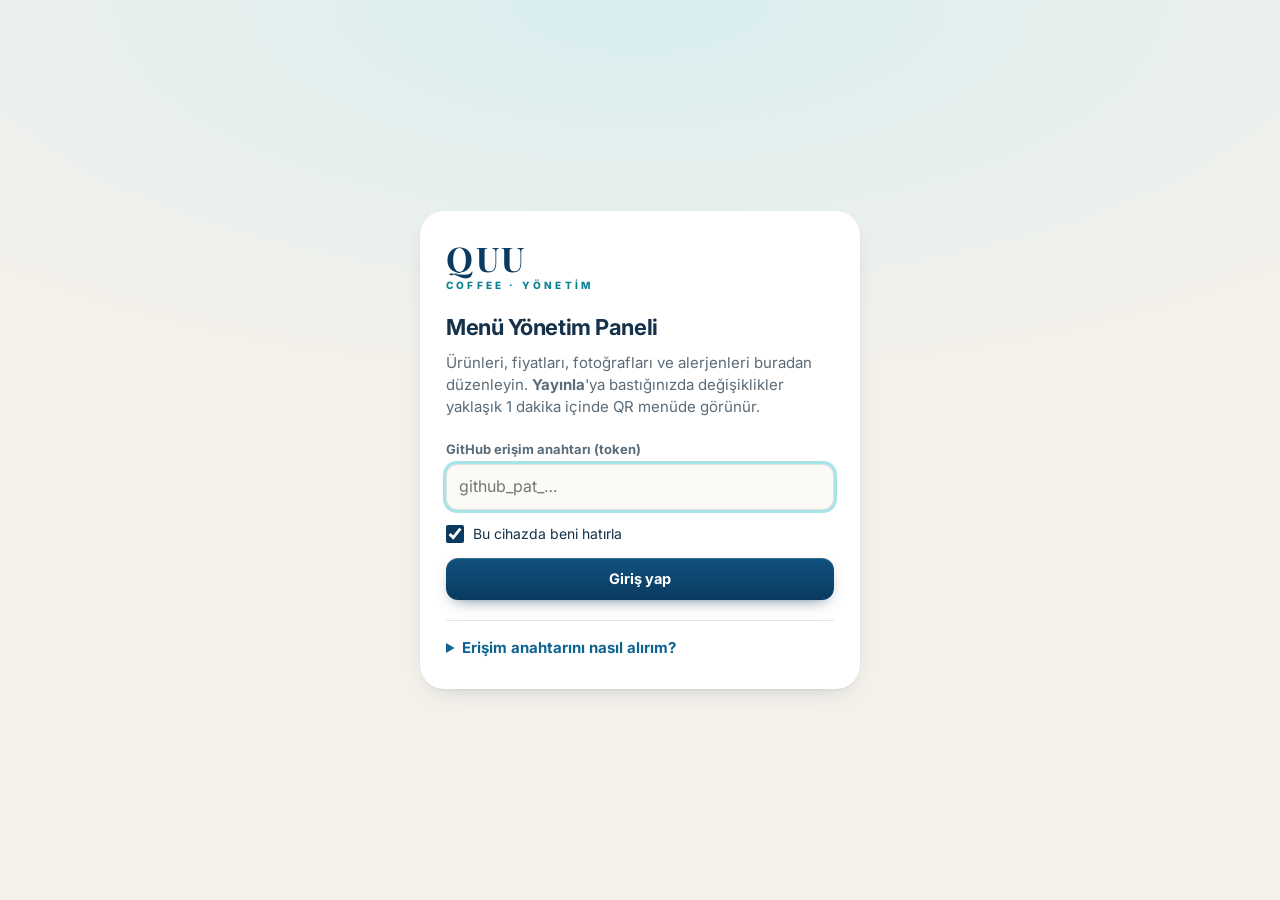
<file: admin/index.html>
<!DOCTYPE html>
<html lang="tr">
<head>
  <meta charset="UTF-8" />
  <meta name="viewport" content="width=device-width, initial-scale=1, viewport-fit=cover" />
  <meta name="robots" content="noindex, nofollow" />
  <meta name="theme-color" content="#0A3A5F" />
  <title>QUU Coffee — Yönetim Paneli</title>
  <link rel="preconnect" href="https://fonts.googleapis.com" />
  <link rel="preconnect" href="https://fonts.gstatic.com" crossorigin />
  <link href="https://fonts.googleapis.com/css2?family=Inter:wght@400;500;600;700;800&family=Playfair+Display:wght@600;700&display=swap" rel="stylesheet" />
  <link rel="stylesheet" href="admin.css" />
</head>
<body>

  <!-- ================= GİRİŞ ================= -->
  <section id="login" class="login" hidden>
    <div class="login-card">
      <div class="brand"><span class="brand-q">QUU</span><span class="brand-s">COFFEE · YÖNETİM</span></div>
      <h1>Menü Yönetim Paneli</h1>
      <p class="muted">Ürünleri, fiyatları, fotoğrafları ve alerjenleri buradan düzenleyin. <b>Yayınla</b>'ya bastığınızda değişiklikler yaklaşık 1 dakika içinde QR menüde görünür.</p>

      <form id="loginForm" autocomplete="off">
        <label class="field">
          <span class="field-l">GitHub erişim anahtarı (token)</span>
          <input type="password" id="tokenInput" placeholder="github_pat_…" required spellcheck="false" autocapitalize="off" />
        </label>
        <label class="check"><input type="checkbox" id="rememberInput" checked /> <span>Bu cihazda beni hatırla</span></label>
        <p class="form-err" id="loginErr" role="alert" hidden></p>
        <button class="btn btn-primary btn-block" type="submit" id="loginBtn">Giriş yap</button>
      </form>

      <details class="help">
        <summary>Erişim anahtarını nasıl alırım?</summary>
        <ol>
          <li><a href="https://github.com/settings/personal-access-tokens/new" target="_blank" rel="noopener">GitHub → Fine-grained token oluştur</a> sayfasını açın.</li>
          <li><b>Token name:</b> “QUU Menü Admin”, <b>Expiration:</b> istediğiniz süre.</li>
          <li><b>Repository access:</b> “Only select repositories” → <b id="repoName">quu-menu</b>.</li>
          <li><b>Permissions → Repository permissions → Contents:</b> “Read and write”.</li>
          <li><b>Generate token</b>'a basın, çıkan anahtarı kopyalayıp yukarıya yapıştırın.</li>
        </ol>
        <p class="muted small">Anahtar yalnızca bu cihazın tarayıcısında saklanır, hiçbir yere gönderilmez (sadece GitHub'a).</p>
      </details>
    </div>
  </section>

  <!-- ================= PANEL ================= -->
  <div id="panel" hidden>
    <header class="topbar">
      <div class="brand small"><span class="brand-q">QUU</span><span class="brand-s">YÖNETİM</span></div>
      <div class="topbar-actions">
        <a class="btn btn-ghost" id="previewLink" href="../" target="_blank" rel="noopener" title="Menüyü yeni sekmede aç">
          <svg viewBox="0 0 24 24" class="i"><path d="M2 12s3.5-7 10-7 10 7 10 7-3.5 7-10 7S2 12 2 12Z"/><circle cx="12" cy="12" r="3"/></svg><span class="hide-sm">Menüyü gör</span>
        </a>
        <button class="btn btn-ghost" id="discardBtn" type="button" hidden title="Kaydedilmemiş değişiklikleri geri al">
          <svg viewBox="0 0 24 24" class="i"><path d="M3 12a9 9 0 1 0 3-6.7L3 8"/><path d="M3 3v5h5"/></svg><span class="hide-sm">Geri al</span>
        </button>
        <button class="btn btn-primary" id="publishBtn" type="button" disabled>
          <svg viewBox="0 0 24 24" class="i"><path d="M12 3v12M7 8l5-5 5 5"/><path d="M5 21h14"/></svg>
          <span>Yayınla</span><span class="count" id="dirtyCount" hidden>0</span>
        </button>
        <button class="btn btn-icon" id="logoutBtn" type="button" title="Çıkış yap" aria-label="Çıkış yap">
          <svg viewBox="0 0 24 24" class="i"><path d="M9 21H5a2 2 0 0 1-2-2V5a2 2 0 0 1 2-2h4"/><path d="m16 17 5-5-5-5M21 12H9"/></svg>
        </button>
      </div>
    </header>

    <nav class="tabs" role="tablist">
      <button class="tab on" data-tab="products" role="tab" aria-selected="true">Ürünler</button>
      <button class="tab" data-tab="categories" role="tab" aria-selected="false">Kategoriler</button>
      <button class="tab" data-tab="settings" role="tab" aria-selected="false">Ayarlar</button>
    </nav>

    <main class="main">
      <!-- Ürünler -->
      <section class="view" id="view-products">
        <div class="toolbar">
          <label class="search">
            <svg viewBox="0 0 24 24" class="i"><circle cx="11" cy="11" r="7"/><path d="m20 20-4-4"/></svg>
            <input type="search" id="prodSearch" placeholder="Ürün ara…" autocomplete="off" />
          </label>
          <button class="btn btn-primary" id="addItemBtn" type="button">
            <svg viewBox="0 0 24 24" class="i"><path d="M12 5v14M5 12h14"/></svg><span>Yeni ürün</span>
          </button>
        </div>
        <div class="cat-chips" id="catChips"></div>
        <div class="list" id="itemList"></div>
      </section>

      <!-- Kategoriler -->
      <section class="view" id="view-categories" hidden>
        <div class="toolbar">
          <p class="muted">Sırayı oklarla değiştirin. Menüde bu sırayla görünür.</p>
          <button class="btn btn-primary" id="addCatBtn" type="button">
            <svg viewBox="0 0 24 24" class="i"><path d="M12 5v14M5 12h14"/></svg><span>Yeni kategori</span>
          </button>
        </div>
        <div class="list" id="catList"></div>
      </section>

      <!-- Ayarlar -->
      <section class="view" id="view-settings" hidden>
        <form class="card form" id="settingsForm">
          <h2>İşletme bilgileri</h2>
          <label class="field"><span class="field-l">WhatsApp numarası</span>
            <input name="whatsapp" inputmode="tel" placeholder="905xxxxxxxxx" />
            <span class="hint">Ülke koduyla, başında + ve boşluk olmadan. Örn: 905321234567</span></label>
          <label class="field"><span class="field-l">Instagram linki</span><input name="instagram" type="url" placeholder="https://www.instagram.com/…" /></label>
          <label class="field"><span class="field-l">Google değerlendirme / Maps linki</span><input name="googleReview" type="url" /></label>
          <div class="grid2">
            <label class="field"><span class="field-l">Wi-Fi ağ adı</span><input name="wifiName" /></label>
            <label class="field"><span class="field-l">Wi-Fi şifresi</span><input name="wifiPass" /></label>
          </div>
          <label class="field narrow"><span class="field-l">Para birimi</span><input name="currency" maxlength="4" /></label>
          <p class="hint">Değişiklikler anında taslağa eklenir, <b>Yayınla</b> ile menüye aktarılır.</p>
        </form>
      </section>
    </main>
  </div>

  <!-- ================= ÜRÜN DÜZENLEYİCİ ================= -->
  <dialog class="modal" id="itemModal" aria-labelledby="itemModalTitle">
    <form method="dialog" class="modal-inner" id="itemForm" novalidate>
      <header class="modal-head">
        <h2 id="itemModalTitle">Ürün</h2>
        <button type="button" class="btn btn-icon" data-close aria-label="Kapat"><svg viewBox="0 0 24 24" class="i"><path d="M18 6 6 18M6 6l12 12"/></svg></button>
      </header>
      <div class="modal-body">
        <div class="photo-box">
          <div class="photo" id="photoPreview"><span class="photo-empty">Fotoğraf yok</span></div>
          <div class="photo-actions">
            <label class="btn btn-soft">
              <svg viewBox="0 0 24 24" class="i"><rect x="3" y="5" width="18" height="15" rx="3"/><circle cx="12" cy="12.5" r="3.5"/><path d="M8 5l1.5-2h5L16 5"/></svg>
              <span id="photoPickLabel">Fotoğraf seç</span>
              <input type="file" id="photoInput" accept="image/*" hidden />
            </label>
            <button type="button" class="btn btn-ghost danger" id="photoRemove" hidden>Kaldır</button>
            <p class="hint">Fotoğraf otomatik küçültülür (en fazla 1000 px). Kare ya da yatay çekim önerilir.</p>
          </div>
        </div>

        <label class="field"><span class="field-l">Kategori</span><select id="fCat"></select></label>

        <fieldset class="lang-group">
          <legend>Ürün adı</legend>
          <label class="lang-row"><span class="flag">TR</span><input id="fNameTr" required placeholder="Türkçe ad (zorunlu)" /></label>
          <label class="lang-row"><span class="flag">EN</span><input id="fNameEn" placeholder="English name" /></label>
          <label class="lang-row"><span class="flag">RU</span><input id="fNameRu" placeholder="Русское название" /></label>
        </fieldset>

        <fieldset class="lang-group">
          <legend>Açıklama</legend>
          <label class="lang-row"><span class="flag">TR</span><textarea id="fDescTr" rows="2" placeholder="Türkçe açıklama"></textarea></label>
          <label class="lang-row"><span class="flag">EN</span><textarea id="fDescEn" rows="2" placeholder="English description"></textarea></label>
          <label class="lang-row"><span class="flag">RU</span><textarea id="fDescRu" rows="2" placeholder="Русское описание"></textarea></label>
          <p class="hint">EN/RU boş bırakılırsa menüde Türkçe metin gösterilir.</p>
        </fieldset>

        <fieldset class="lang-group">
          <legend>Fiyat & kalori</legend>
          <div class="seg" id="fSizeMode" role="radiogroup">
            <button type="button" data-mode="2" role="radio">Small / Grande</button>
            <button type="button" data-mode="1" role="radio">Tek fiyat</button>
          </div>
          <div class="price-grid" id="priceGrid"></div>
        </fieldset>

        <fieldset class="lang-group">
          <legend>Alerjenler</legend>
          <div class="alg-grid" id="fAlg"></div>
        </fieldset>

        <fieldset class="lang-group">
          <legend>Durum</legend>
          <label class="switch"><input type="checkbox" id="fPop" /><span class="sw"></span><span><b>Favori</b><small>Menüde “Öne çıkanlar”da ve “Favori” rozetiyle gösterilir</small></span></label>
          <label class="switch"><input type="checkbox" id="fSold" /><span class="sw"></span><span><b>Tükendi</b><small>Menüde soluk ve “Tükendi” etiketiyle görünür</small></span></label>
          <label class="switch"><input type="checkbox" id="fHidden" /><span class="sw"></span><span><b>Menüde gizle</b><small>Müşteriler bu ürünü görmez</small></span></label>
        </fieldset>
        <p class="form-err" id="itemErr" role="alert" hidden></p>
      </div>
      <footer class="modal-foot">
        <button type="button" class="btn btn-ghost danger" id="itemDelete">Ürünü sil</button>
        <span class="spacer"></span>
        <button type="button" class="btn btn-ghost" data-close>Vazgeç</button>
        <button type="submit" class="btn btn-primary" id="itemSave">Kaydet</button>
      </footer>
    </form>
  </dialog>

  <!-- ================= KATEGORİ DÜZENLEYİCİ ================= -->
  <dialog class="modal" id="catModal" aria-labelledby="catModalTitle">
    <form method="dialog" class="modal-inner" id="catForm" novalidate>
      <header class="modal-head">
        <h2 id="catModalTitle">Kategori</h2>
        <button type="button" class="btn btn-icon" data-close aria-label="Kapat"><svg viewBox="0 0 24 24" class="i"><path d="M18 6 6 18M6 6l12 12"/></svg></button>
      </header>
      <div class="modal-body">
        <div class="cat-preview" id="catPreview"></div>
        <fieldset class="lang-group">
          <legend>Kategori adı</legend>
          <label class="lang-row"><span class="flag">TR</span><input id="cNameTr" required placeholder="Türkçe ad (zorunlu)" /></label>
          <label class="lang-row"><span class="flag">EN</span><input id="cNameEn" placeholder="English name" /></label>
          <label class="lang-row"><span class="flag">RU</span><input id="cNameRu" placeholder="Русское название" /></label>
        </fieldset>
        <fieldset class="lang-group">
          <legend>Alt başlık <small class="muted">(isteğe bağlı)</small></legend>
          <label class="lang-row"><span class="flag">TR</span><input id="cSubTr" /></label>
          <label class="lang-row"><span class="flag">EN</span><input id="cSubEn" /></label>
          <label class="lang-row"><span class="flag">RU</span><input id="cSubRu" /></label>
        </fieldset>
        <fieldset class="lang-group">
          <legend>Renk</legend>
          <div class="tone-grid" id="cTone"></div>
        </fieldset>
        <fieldset class="lang-group">
          <legend>Simge</legend>
          <div class="icon-grid" id="cIcon"></div>
        </fieldset>
        <fieldset class="lang-group">
          <label class="switch"><input type="checkbox" id="cHidden" /><span class="sw"></span><span><b>Kategoriyi gizle</b><small>Kategori ve içindeki tüm ürünler menüde görünmez</small></span></label>
        </fieldset>
        <p class="form-err" id="catErr" role="alert" hidden></p>
      </div>
      <footer class="modal-foot">
        <button type="button" class="btn btn-ghost danger" id="catDelete">Kategoriyi sil</button>
        <span class="spacer"></span>
        <button type="button" class="btn btn-ghost" data-close>Vazgeç</button>
        <button type="submit" class="btn btn-primary">Kaydet</button>
      </footer>
    </form>
  </dialog>

  <!-- Yayınlama ilerlemesi -->
  <dialog class="modal small" id="busyModal">
    <div class="modal-inner busy">
      <span class="spinner" aria-hidden="true"></span>
      <p id="busyText">Yayınlanıyor…</p>
    </div>
  </dialog>

  <div class="toast" id="toast" role="status" aria-live="polite"></div>
  <div class="loading" id="loading"><span class="spinner"></span><p>Menü yükleniyor…</p></div>

  <script src="admin.js"></script>
</body>
</html>
</file>
<file: admin/admin.css>
/* QUU Coffee — Yönetim paneli */
:root {
  --navy: #0A3A5F;
  --navy-2: #0E6391;
  --sea: #0A8290;
  --sea-lt: #3CC3CA;
  --bougain: #C22D6C;
  --danger: #C62839;
  --green: #2E9E5B;
  --bg: #F4F1EB;
  --card: #FFFFFF;
  --ink: #15324A;
  --ink-2: #5B6B78;
  --ink-3: #9AA6AF;
  --line: rgba(21, 50, 74, .12);
  --focus: 0 0 0 3px rgba(60, 195, 202, .45);
  --shadow: 0 1px 2px rgba(21, 50, 74, .05), 0 8px 24px -14px rgba(21, 50, 74, .35);
  --r: 14px;
  --safe-b: env(safe-area-inset-bottom, 0px);
}
* { box-sizing: border-box; margin: 0; padding: 0; }
html { -webkit-text-size-adjust: 100%; }
body { font: 15px/1.45 Inter, system-ui, -apple-system, "Segoe UI", sans-serif; color: var(--ink); background: var(--bg); min-height: 100vh; -webkit-font-smoothing: antialiased; }
[hidden] { display: none !important; }
a { color: var(--navy-2); }
button, input, select, textarea { font: inherit; color: inherit; }
button { cursor: pointer; background: none; border: 0; }
.i { width: 18px; height: 18px; flex: none; fill: none; stroke: currentColor; stroke-width: 2; stroke-linecap: round; stroke-linejoin: round; }
.muted { color: var(--ink-2); }
.small { font-size: 13px; }
:focus-visible { outline: none; box-shadow: var(--focus); }

/* ---------- Butonlar ---------- */
.btn { text-decoration: none;
  display: inline-flex; align-items: center; justify-content: center; gap: 7px;
  min-height: 42px; padding: 0 16px; border-radius: 12px;
  font-weight: 700; font-size: 14.5px; white-space: nowrap;
  transition: transform .12s ease, background .15s, opacity .15s, box-shadow .15s;
}
.btn:active:not(:disabled) { transform: scale(.97); }
.btn:disabled { opacity: .45; cursor: not-allowed; }
.btn-primary { background: linear-gradient(180deg, #11527F, var(--navy)); color: #fff; box-shadow: 0 6px 16px -8px rgba(10, 58, 95, .8), inset 0 1px 0 rgba(255, 255, 255, .15); }
.btn-primary:hover:not(:disabled) { background: linear-gradient(180deg, #145D90, #0C426C); }
.btn-soft { background: #E3F3F4; color: #07636C; }
.btn-ghost { background: transparent; color: var(--ink); box-shadow: inset 0 0 0 1px var(--line); }
.btn-ghost:hover { background: rgba(21, 50, 74, .04); }
.btn-ghost.danger { color: var(--danger); box-shadow: inset 0 0 0 1px rgba(198, 40, 57, .25); }
.btn-icon { width: 42px; padding: 0; background: transparent; color: var(--ink-2); }
.btn-icon:hover { background: rgba(21, 50, 74, .06); color: var(--ink); }
.btn-block { width: 100%; }
.count { min-width: 22px; height: 22px; padding: 0 6px; border-radius: 11px; display: inline-grid; place-items: center; background: #FFC857; color: #3B2A00; font-size: 12px; font-weight: 800; }

/* ---------- Marka ---------- */
.brand { display: flex; flex-direction: column; line-height: 1; }
.brand-q { font-family: "Playfair Display", Georgia, serif; font-weight: 700; font-size: 34px; letter-spacing: .08em; color: var(--navy); }
.brand-s { margin-top: 5px; font-size: 10px; font-weight: 800; letter-spacing: .32em; color: var(--sea); }
.brand.small .brand-q { font-size: 22px; }
.brand.small .brand-s { font-size: 8.5px; margin-top: 3px; }

/* ---------- Giriş ---------- */
.login { min-height: 100vh; display: grid; place-items: center; padding: 24px 16px; background: radial-gradient(120% 70% at 50% 0%, #D8EEF0 0%, var(--bg) 60%); }
.login-card { width: 100%; max-width: 440px; padding: 30px 26px; border-radius: 24px; background: var(--card); box-shadow: var(--shadow); }
.login-card h1 { margin: 22px 0 8px; font-size: 22px; letter-spacing: -.02em; }
.login-card form { margin-top: 22px; display: grid; gap: 14px; }
.help { margin-top: 20px; padding-top: 16px; border-top: 1px solid var(--line); }
.help summary { cursor: pointer; font-weight: 700; color: var(--navy-2); }
.help ol { margin: 12px 0 10px 20px; display: grid; gap: 7px; font-size: 14px; }

/* ---------- Form alanları ---------- */
.field { display: grid; gap: 6px; }
.field-l { font-size: 13px; font-weight: 700; color: var(--ink-2); }
.field.narrow { max-width: 140px; }
input:not([type=checkbox]):not([type=file]), select, textarea {
  width: 100%; min-height: 44px; padding: 10px 12px; border-radius: 11px;
  background: #FBFAF7; border: 1px solid var(--line);
  font-size: 16px; /* iOS yakınlaştırmasın */
  transition: border-color .15s, box-shadow .15s, background .15s;
}
textarea { resize: vertical; min-height: 64px; line-height: 1.4; }
input:focus, select:focus, textarea:focus { outline: none; background: #fff; border-color: var(--sea); box-shadow: var(--focus); }
input.invalid, textarea.invalid { border-color: var(--danger); box-shadow: 0 0 0 3px rgba(198, 40, 57, .15); }
.hint { font-size: 12.5px; color: var(--ink-2); }
.check { display: flex; align-items: center; gap: 9px; font-size: 14px; }
.check input { width: 18px; height: 18px; accent-color: var(--navy); }
.form-err { padding: 10px 12px; border-radius: 10px; background: #FDECEE; color: var(--danger); font-size: 14px; font-weight: 600; }
.grid2 { display: grid; grid-template-columns: 1fr 1fr; gap: 12px; }
@media (max-width: 520px) { .grid2 { grid-template-columns: 1fr; } }

/* ---------- Üst çubuk & sekmeler ---------- */
.topbar {
  position: sticky; top: 0; z-index: 20;
  display: flex; align-items: center; justify-content: space-between; gap: 10px;
  padding: 10px 16px; padding-top: max(10px, env(safe-area-inset-top));
  background: rgba(244, 241, 235, .86); backdrop-filter: saturate(160%) blur(16px); -webkit-backdrop-filter: saturate(160%) blur(16px);
  border-bottom: 1px solid var(--line);
}
.topbar-actions { display: flex; align-items: center; gap: 6px; }
@media (max-width: 560px) { .hide-sm { display: none; } .topbar .btn-ghost { width: 42px; padding: 0; } }
.tabs { display: flex; gap: 4px; max-width: 980px; margin: 14px auto 0; padding: 0 16px; }
.tab { flex: 1; max-width: 170px; min-height: 42px; border-radius: 12px; font-weight: 700; color: var(--ink-2); }
.tab.on { background: var(--card); color: var(--navy); box-shadow: var(--shadow); }
.main { max-width: 980px; margin: 0 auto; padding: 14px 16px calc(60px + var(--safe-b)); }

.toolbar { display: flex; align-items: center; justify-content: space-between; gap: 10px; margin-bottom: 12px; }
.search { flex: 1; max-width: 420px; display: flex; align-items: center; gap: 8px; padding: 0 12px; border-radius: 12px; background: var(--card); border: 1px solid var(--line); color: var(--ink-3); }
.search input { border: 0 !important; background: transparent !important; box-shadow: none !important; padding-left: 0 !important; }

.cat-chips { display: flex; gap: 6px; overflow-x: auto; padding: 2px 0 12px; scrollbar-width: none; }
.cat-chips::-webkit-scrollbar { display: none; }
.cchip { flex: none; display: inline-flex; align-items: center; gap: 7px; min-height: 38px; padding: 0 13px 0 8px; border-radius: 999px; background: var(--card); font-weight: 600; font-size: 14px; box-shadow: inset 0 0 0 1px var(--line); }
.cchip .dot { width: 20px; height: 20px; border-radius: 50%; background: var(--g); }
.cchip small { color: var(--ink-3); font-weight: 700; }
.cchip.on { background: var(--navy); color: #fff; box-shadow: none; }
.cchip.on small { color: rgba(255, 255, 255, .65); }

/* ---------- Listeler ---------- */
.list { display: grid; gap: 8px; }
.group-h { margin: 14px 4px 2px; display: flex; align-items: center; gap: 8px; font-size: 12px; font-weight: 800; letter-spacing: .08em; text-transform: uppercase; color: var(--ink-2); }
.group-h .dot { width: 10px; height: 10px; border-radius: 50%; background: var(--g); }
.row {
  display: flex; align-items: center; gap: 12px;
  padding: 10px 10px 10px 12px; border-radius: var(--r);
  background: var(--card); box-shadow: var(--shadow);
}
.row.is-hidden { opacity: .55; }
.row-main { flex: 1; min-width: 0; display: flex; align-items: center; gap: 12px; text-align: left; padding: 2px 0; border-radius: 10px; }
.thumb { flex: none; width: 54px; height: 54px; border-radius: 12px; overflow: hidden; display: grid; place-items: center; background: var(--g, #E7ECEF); color: #fff; }
.thumb img { width: 100%; height: 100%; object-fit: cover; }
.thumb .i { width: 24px; height: 24px; }
.row-text { min-width: 0; display: grid; gap: 3px; }
.row-name { font-weight: 700; font-size: 15.5px; white-space: nowrap; overflow: hidden; text-overflow: ellipsis; }
.row-sub { font-size: 13px; color: var(--ink-2); white-space: nowrap; overflow: hidden; text-overflow: ellipsis; }
.tags { display: flex; flex-wrap: wrap; gap: 4px; }
.tag { padding: 2px 7px; border-radius: 6px; font-size: 11px; font-weight: 800; letter-spacing: .03em; }
.tag.pop { background: #FCE6EF; color: var(--bougain); }
.tag.sold { background: #FFF1D6; color: #8A5A00; }
.tag.hid { background: #E9ECEF; color: #5B6770; }
.tag.new { background: #E3F3F4; color: #07636C; }
.row-price { flex: none; font-weight: 800; font-variant-numeric: tabular-nums; text-align: right; font-size: 14.5px; }
.row-price small { display: block; font-size: 11px; color: var(--ink-3); font-weight: 700; }
.row-tools { flex: none; display: flex; gap: 2px; }
.mini { width: 34px; height: 34px; border-radius: 9px; display: grid; place-items: center; color: var(--ink-2); }
.mini:hover:not(:disabled) { background: rgba(21, 50, 74, .07); color: var(--ink); }
.mini:disabled { opacity: .25; cursor: default; }
.mini.on { color: #8A5A00; background: #FFF1D6; }
.mini .i { width: 17px; height: 17px; }
@media (max-width: 560px) {
  .row { flex-wrap: wrap; }
  .row-main { flex-basis: calc(100% - 70px); }
  .row-tools { width: 100%; justify-content: flex-end; border-top: 1px solid var(--line); padding-top: 6px; }
}
.empty-state { padding: 40px 20px; text-align: center; color: var(--ink-2); background: var(--card); border-radius: var(--r); box-shadow: var(--shadow); }
.card { padding: 20px; border-radius: 18px; background: var(--card); box-shadow: var(--shadow); }
.form { display: grid; gap: 16px; max-width: 640px; }
.form h2 { font-size: 18px; }

/* ---------- Modal ---------- */
.modal { width: min(640px, 100vw); max-width: 100vw; max-height: 100dvh; margin: auto; padding: 0; border: 0; border-radius: 22px; background: var(--bg); color: var(--ink); box-shadow: 0 30px 80px -20px rgba(0, 0, 0, .45); }
.modal::backdrop { background: rgba(6, 30, 50, .5); backdrop-filter: blur(3px); }
.modal[open] { animation: pop .28s cubic-bezier(.23, 1, .32, 1); }
@keyframes pop { from { opacity: 0; transform: translateY(16px) scale(.98); } }
.modal-inner { display: flex; flex-direction: column; max-height: min(92dvh, 900px); }
.modal-head { display: flex; align-items: center; justify-content: space-between; padding: 16px 16px 12px 22px; border-bottom: 1px solid var(--line); }
.modal-head h2 { font-size: 19px; letter-spacing: -.01em; }
.modal-body { flex: 1; overflow-y: auto; padding: 18px 22px; display: grid; gap: 16px; }
.modal-foot { display: flex; align-items: center; gap: 8px; padding: 12px 16px calc(12px + var(--safe-b)); border-top: 1px solid var(--line); background: var(--bg); }
.spacer { flex: 1; }
@media (max-width: 640px) {
  .modal { width: 100vw; height: 100dvh; max-height: 100dvh; border-radius: 0; }
  .modal-inner { max-height: 100dvh; height: 100dvh; }
  .modal-foot .danger { padding: 0 12px; }
}
.modal.small { width: min(320px, 90vw); height: auto; border-radius: 20px; }
.busy { align-items: center; gap: 14px; padding: 28px; text-align: center; font-weight: 600; }

.lang-group { border: 0; display: grid; gap: 8px; padding: 14px; border-radius: 16px; background: var(--card); box-shadow: var(--shadow); }
.lang-group legend { float: left; width: 100%; margin-bottom: 2px; font-size: 13px; font-weight: 800; letter-spacing: .04em; text-transform: uppercase; color: var(--ink-2); }
.lang-row { display: flex; align-items: flex-start; gap: 8px; }
.flag { flex: none; width: 36px; height: 44px; display: grid; place-items: center; border-radius: 10px; background: #EEF3F5; font-size: 12px; font-weight: 800; color: var(--navy-2); }

.photo-box { display: flex; gap: 14px; align-items: center; }
.photo { flex: none; width: 128px; height: 128px; border-radius: 18px; overflow: hidden; display: grid; place-items: center; background: #E7ECEF repeating-linear-gradient(45deg, transparent 0 10px, rgba(255, 255, 255, .5) 10px 20px); box-shadow: inset 0 0 0 1px var(--line); }
.photo img { width: 100%; height: 100%; object-fit: cover; }
.photo-empty { font-size: 12.5px; font-weight: 700; color: var(--ink-3); }
.photo-actions { display: grid; gap: 8px; justify-items: start; }
@media (max-width: 420px) { .photo-box { flex-direction: column; align-items: stretch; } .photo { width: 100%; height: 200px; } }

.seg { display: inline-flex; padding: 3px; border-radius: 12px; background: #E9EEF1; justify-self: start; }
.seg button { min-height: 36px; padding: 0 14px; border-radius: 9px; font-weight: 700; font-size: 14px; color: var(--ink-2); }
.seg button[aria-checked=true] { background: #fff; color: var(--navy); box-shadow: 0 1px 3px rgba(0, 0, 0, .12); }
.price-grid { display: grid; grid-template-columns: repeat(2, 1fr); gap: 10px; }
.price-grid.one { grid-template-columns: 1fr; max-width: 300px; }
.pbox { display: grid; gap: 8px; padding: 12px; border-radius: 12px; background: #F7F5F0; }
.pbox h4 { font-size: 12px; font-weight: 800; letter-spacing: .06em; text-transform: uppercase; color: var(--navy-2); }
.pbox .field-l { font-size: 12px; }
.suffix { position: relative; }
.suffix input { padding-right: 44px; }
.suffix span { position: absolute; right: 12px; top: 50%; transform: translateY(-50%); font-size: 13px; font-weight: 700; color: var(--ink-3); pointer-events: none; }

.alg-grid { display: flex; flex-wrap: wrap; gap: 8px; }
.alg-tg { display: inline-flex; align-items: center; gap: 8px; min-height: 40px; padding: 0 14px 0 6px; border-radius: 999px; background: #F2F0EB; font-weight: 600; font-size: 14px; box-shadow: inset 0 0 0 1px var(--line); transition: background .15s, box-shadow .15s; }
.alg-tg .adot { width: 28px; height: 28px; border-radius: 50%; display: grid; place-items: center; color: #fff; background: var(--c); opacity: .35; transition: opacity .15s; }
.alg-tg .adot .i { width: 15px; height: 15px; }
.alg-tg[aria-pressed=true] { background: #fff; box-shadow: inset 0 0 0 2px var(--c); }
.alg-tg[aria-pressed=true] .adot { opacity: 1; }

.switch { display: flex; align-items: center; gap: 12px; padding: 6px 0; cursor: pointer; }
.switch input { position: absolute; opacity: 0; pointer-events: none; }
.switch .sw { flex: none; position: relative; width: 50px; height: 30px; border-radius: 15px; background: #D5DCE0; transition: background .2s; }
.switch .sw::after { content: ""; position: absolute; top: 3px; left: 3px; width: 24px; height: 24px; border-radius: 50%; background: #fff; box-shadow: 0 2px 5px rgba(0, 0, 0, .2); transition: transform .22s cubic-bezier(.23, 1, .32, 1); }
.switch input:checked + .sw { background: var(--green); }
.switch input:checked + .sw::after { transform: translateX(20px); }
.switch input:focus-visible + .sw { box-shadow: var(--focus); }
.switch b { display: block; font-size: 15px; }
.switch small { display: block; font-size: 12.5px; color: var(--ink-2); }

.tone-grid { display: grid; grid-template-columns: repeat(auto-fill, minmax(44px, 1fr)); gap: 8px; }
.tone { aspect-ratio: 1; border-radius: 12px; background: var(--g); box-shadow: inset 0 0 0 1px rgba(0, 0, 0, .08); position: relative; }
.tone[aria-checked=true]::after { content: ""; position: absolute; inset: -4px; border-radius: 15px; box-shadow: 0 0 0 3px var(--navy); }
.icon-grid { display: grid; grid-template-columns: repeat(auto-fill, minmax(48px, 1fr)); gap: 8px; }
.icon-opt { aspect-ratio: 1; border-radius: 12px; display: grid; place-items: center; background: #F2F0EB; color: var(--ink-2); }
.icon-opt .i { width: 24px; height: 24px; stroke-width: 1.8; }
.icon-opt[aria-checked=true] { background: var(--navy); color: #fff; }
.cat-preview { height: 96px; border-radius: 18px; padding: 16px; display: flex; align-items: flex-end; gap: 12px; color: #fff; background: var(--g); box-shadow: var(--shadow); }
.cat-preview .ci { width: 44px; height: 44px; border-radius: 14px; display: grid; place-items: center; background: rgba(255, 255, 255, .22); }
.cat-preview .ci .i { width: 24px; height: 24px; }
.cat-preview b { font-family: "Playfair Display", Georgia, serif; font-size: 22px; }

/* ---------- Bildirim & yükleniyor ---------- */
.toast { position: fixed; left: 50%; bottom: calc(22px + var(--safe-b)); z-index: 100; transform: translate(-50%, 20px); opacity: 0; pointer-events: none; max-width: calc(100vw - 32px); padding: 12px 18px; border-radius: 14px; background: var(--navy); color: #fff; font-weight: 600; box-shadow: 0 12px 30px -10px rgba(0, 0, 0, .5); transition: opacity .25s, transform .25s cubic-bezier(.23, 1, .32, 1); }
.toast.show { opacity: 1; transform: translate(-50%, 0); }
.toast.err { background: var(--danger); }
.loading { position: fixed; inset: 0; z-index: 90; display: grid; place-content: center; justify-items: center; gap: 14px; background: var(--bg); color: var(--ink-2); font-weight: 600; }
.spinner { width: 34px; height: 34px; border-radius: 50%; border: 3px solid rgba(10, 58, 95, .15); border-top-color: var(--navy); animation: spin .8s linear infinite; }
@keyframes spin { to { transform: rotate(360deg); } }
@media (prefers-reduced-motion: reduce) { *, *::before, *::after { animation-duration: .01ms !important; transition-duration: .01ms !important; } }
</file>
